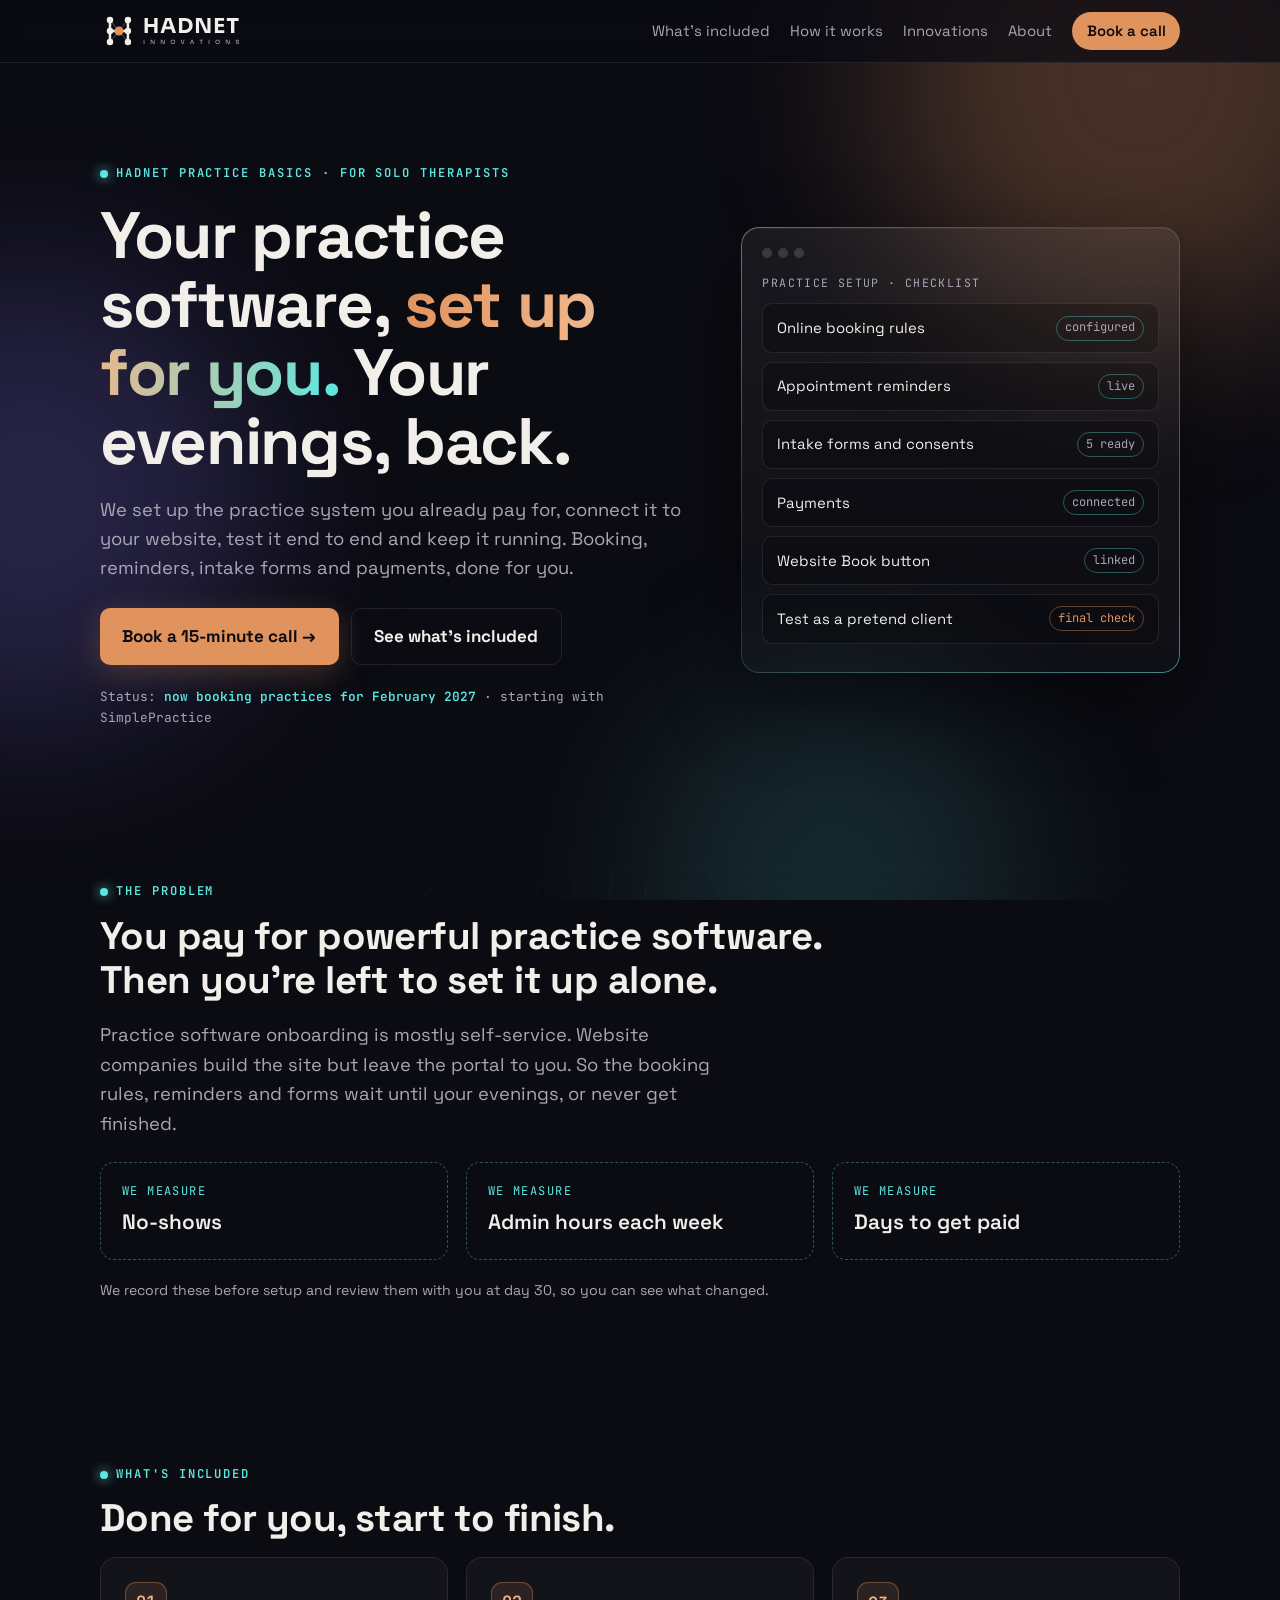
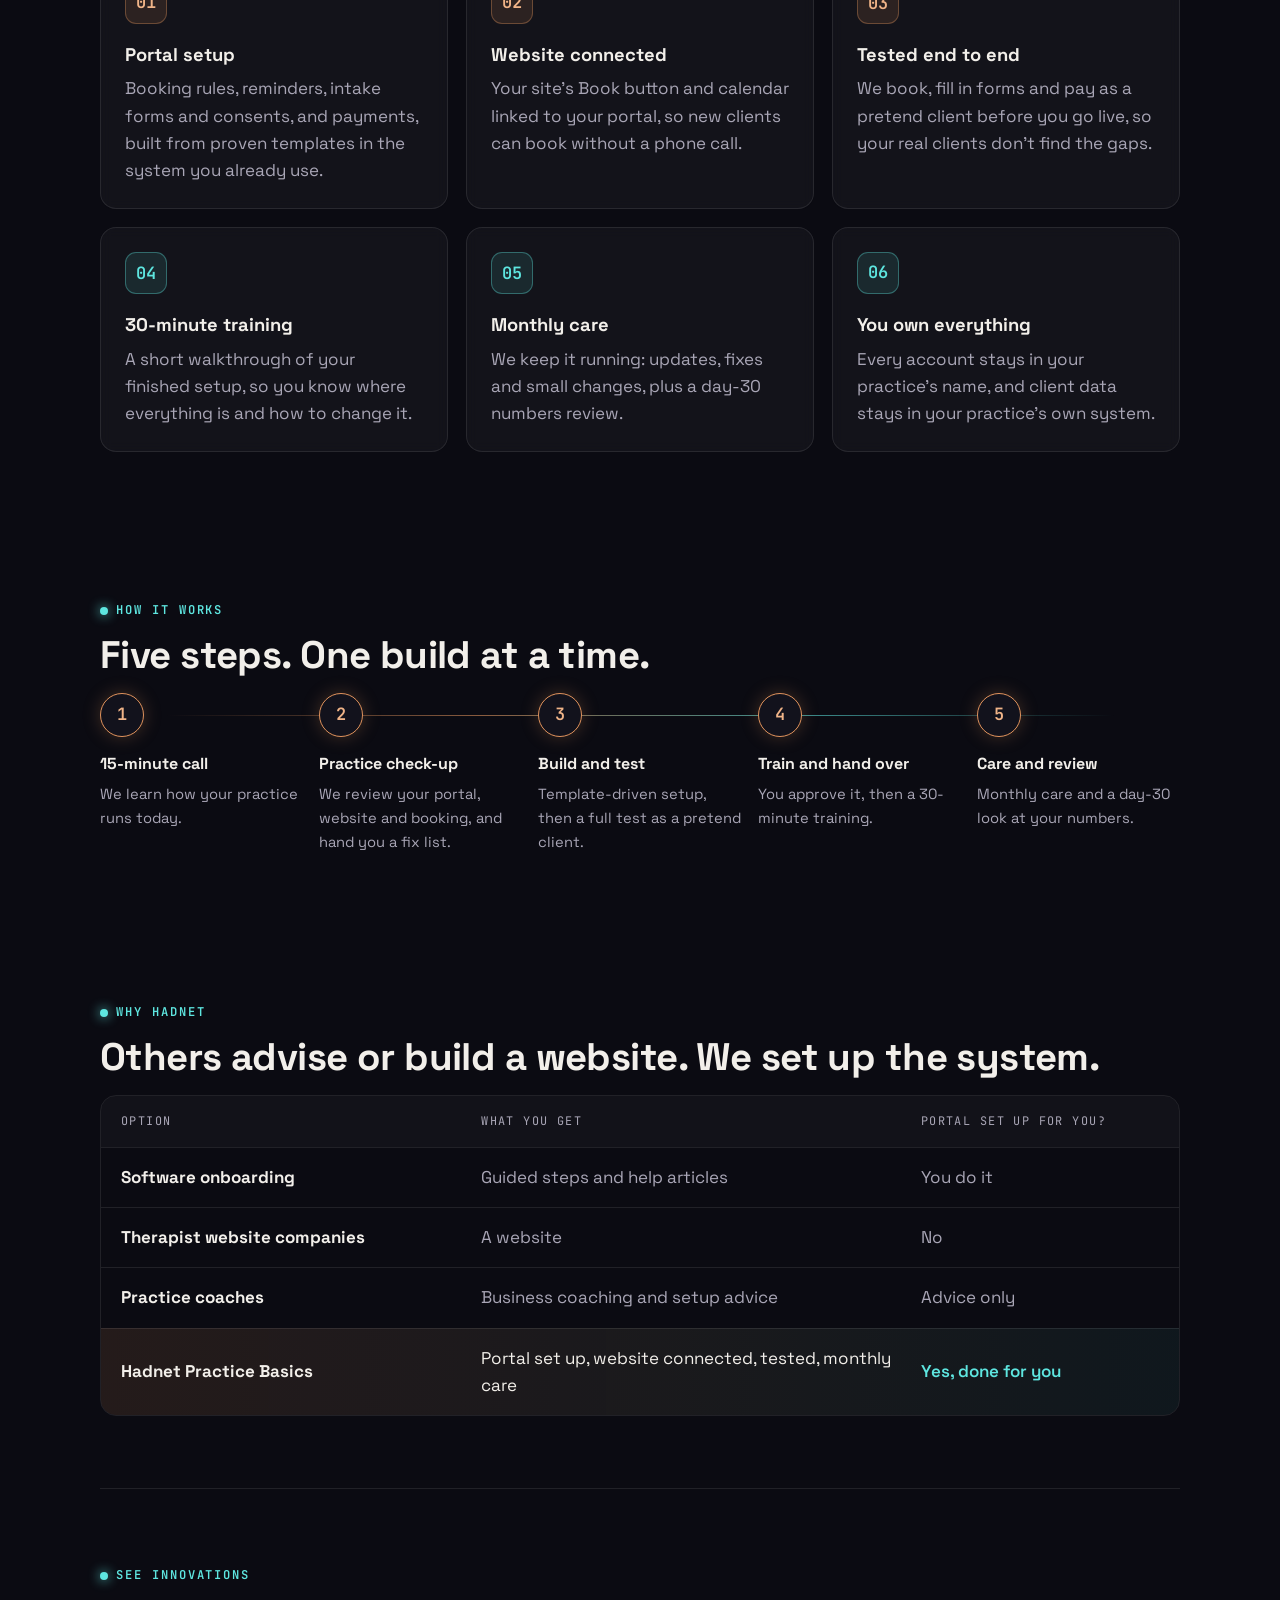
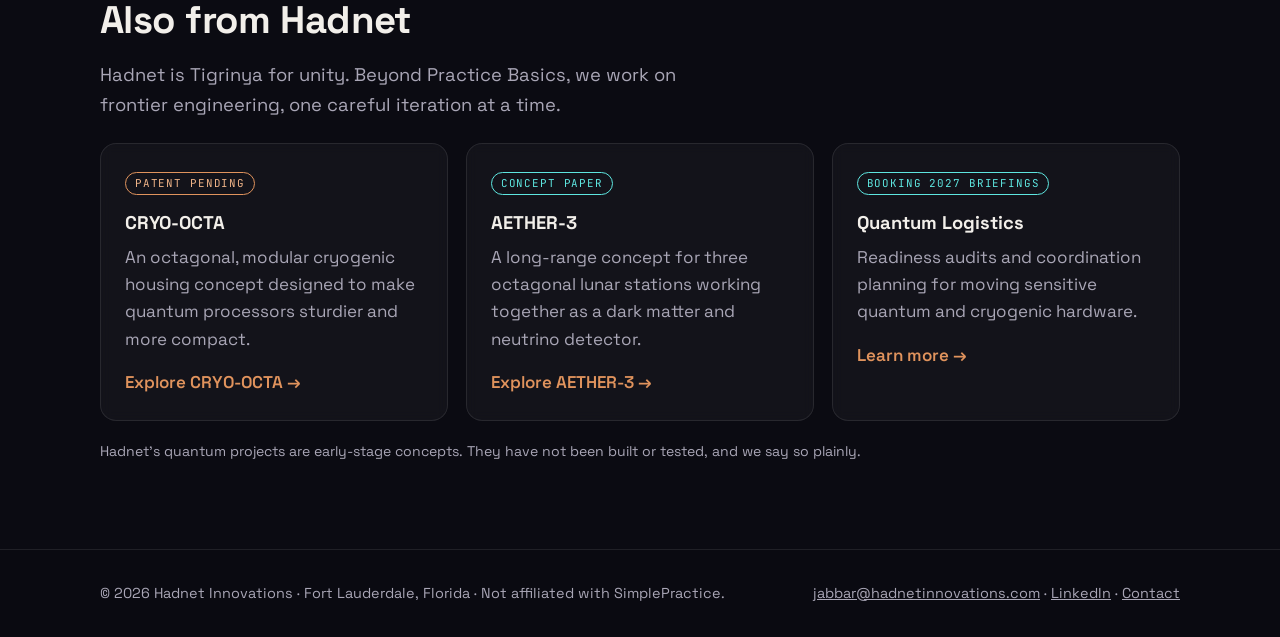
<file: index.html>
<!doctype html>
<html lang="en">
<head>
<meta charset="utf-8">
<meta name="viewport" content="width=device-width, initial-scale=1">
<title>Hadnet Innovations | Practice Basics for therapists</title>
<meta name="description" content="Hadnet Practice Basics: we set up the practice software you already pay for, connect it to your website, test it and keep it running. Now booking practices for February 2027.">
<meta property="og:title" content="Hadnet Practice Basics">
<meta property="og:description" content="Your practice software, set up for you. Booking, reminders, intake forms and payments, done for you.">
<meta property="og:image" content="assets/og-image.png">
<link rel="icon" href="assets/icon.svg" type="image/svg+xml">
<link rel="icon" href="assets/favicon-32.png" sizes="32x32">
<link rel="apple-touch-icon" href="assets/apple-touch-icon.png">
<link rel="preconnect" href="https://fonts.googleapis.com">
<link rel="preconnect" href="https://fonts.gstatic.com" crossorigin>
<link href="https://fonts.googleapis.com/css2?family=Space+Grotesk:wght@400;500;600;700&family=JetBrains+Mono:wght@400;600&display=swap" rel="stylesheet">
<style>
:root{
  --bg:#0B0B12;--bg2:#12121C;--panel:rgba(255,255,255,.035);--line:rgba(255,255,255,.09);
  --ink:#F2EFEA;--muted:#A9A6B6;--copper:#E0935D;--copper2:#F0B488;--cyan:#5EE6E0;--violet:#8B7CFF;
  --glow:0 0 0 1px rgba(224,147,93,.35),0 0 32px rgba(224,147,93,.18);
  --mono:"JetBrains Mono",ui-monospace,Menlo,monospace;
  --sans:"Space Grotesk",system-ui,-apple-system,"Segoe UI",Roboto,sans-serif;
}
*{box-sizing:border-box}
html{scroll-behavior:smooth}
body{margin:0;font-family:var(--sans);background:var(--bg);color:var(--ink);line-height:1.6;font-size:17px;overflow-x:hidden}
a{color:var(--copper)}
a:hover{color:var(--copper2)}
img{max-width:100%;height:auto;display:block}
.wrap{max-width:1120px;margin:0 auto;padding:0 1.25rem;position:relative;z-index:2}

/* background: perspective grid + glow orbs */
.bg{position:fixed;inset:0;z-index:0;pointer-events:none;overflow:hidden}
.bg .grid{position:absolute;left:-50%;right:-50%;bottom:-10%;height:70vh;
  background-image:linear-gradient(rgba(94,230,224,.16) 1px,transparent 1px),linear-gradient(90deg,rgba(94,230,224,.16) 1px,transparent 1px);
  background-size:56px 56px;transform:perspective(520px) rotateX(62deg);transform-origin:bottom;
  mask-image:linear-gradient(to top,rgba(0,0,0,.9),transparent 85%);-webkit-mask-image:linear-gradient(to top,rgba(0,0,0,.9),transparent 85%);
  animation:gridmove 14s linear infinite}
@keyframes gridmove{from{background-position:0 0}to{background-position:0 56px}}
.bg .orb{position:absolute;border-radius:50%;filter:blur(90px);opacity:.45}
.bg .o1{width:520px;height:520px;background:var(--copper);top:-180px;right:-120px;opacity:.28}
.bg .o2{width:460px;height:460px;background:var(--violet);top:30vh;left:-200px;opacity:.22}
.bg .o3{width:380px;height:380px;background:var(--cyan);bottom:-160px;right:20%;opacity:.14}
@media (prefers-reduced-motion:reduce){.bg .grid{animation:none}*{scroll-behavior:auto}}

/* header */
header.site{position:sticky;top:0;z-index:20;background:rgba(11,11,18,.72);backdrop-filter:blur(12px);-webkit-backdrop-filter:blur(12px);border-bottom:1px solid var(--line)}
header.site .wrap{display:flex;align-items:center;justify-content:space-between;gap:1rem;padding-top:.75rem;padding-bottom:.75rem;flex-wrap:wrap}
header.site .brand img{height:38px;width:auto}
nav.main{display:flex;gap:1.25rem;flex-wrap:wrap;align-items:center}
nav.main a{color:var(--muted);text-decoration:none;font-size:.93rem}
nav.main a:hover{color:var(--ink)}
nav.main a.cta{color:var(--bg);background:var(--copper);padding:.45rem .9rem;border-radius:999px;font-weight:600}
nav.main a.cta:hover{background:var(--copper2);color:var(--bg)}

/* type */
.eyebrow{font-family:var(--mono);color:var(--cyan);text-transform:uppercase;letter-spacing:.16em;font-size:.76rem;font-weight:600;display:inline-flex;align-items:center;gap:.5rem}
.eyebrow::before{content:"";width:8px;height:8px;border-radius:50%;background:var(--cyan);box-shadow:0 0 12px var(--cyan);animation:pulse 2.4s ease-in-out infinite}
@keyframes pulse{50%{opacity:.35}}
h1{font-size:clamp(2.3rem,6vw,4.1rem);line-height:1.05;letter-spacing:-.02em;margin:.9rem 0 1rem;font-weight:700}
h1 .grad{background:linear-gradient(90deg,var(--copper),var(--copper2) 40%,var(--cyan));-webkit-background-clip:text;background-clip:text;color:transparent}
h2{font-size:clamp(1.7rem,3.5vw,2.4rem);letter-spacing:-.015em;line-height:1.15;margin:.6rem 0 1rem}
h3{margin:0 0 .4rem;font-size:1.15rem}
.lede{color:var(--muted);font-size:1.15rem;max-width:640px}
section{padding:4.5rem 0}

/* hero */
.hero{padding:6rem 0 4rem;display:grid;grid-template-columns:1.15fr .85fr;gap:3rem;align-items:center}
.actions{display:flex;gap:.75rem;flex-wrap:wrap;margin-top:1.6rem}
.btn{display:inline-flex;align-items:center;gap:.5rem;background:var(--copper);color:var(--bg);font-weight:700;padding:.85rem 1.4rem;border-radius:10px;text-decoration:none;box-shadow:0 8px 30px rgba(224,147,93,.25);transition:transform .15s,background .15s}
.btn:hover{background:var(--copper2);color:var(--bg);transform:translateY(-2px)}
.btn.ghost{background:transparent;color:var(--ink);border:1px solid var(--line);box-shadow:none}
.btn.ghost:hover{border-color:var(--cyan);color:var(--ink)}
.status{margin-top:1.4rem;font-family:var(--mono);font-size:.8rem;color:var(--muted)}
.status b{color:var(--cyan);font-weight:600}

/* hero console card */
.console{background:linear-gradient(180deg,rgba(255,255,255,.06),rgba(255,255,255,.02));border:1px solid var(--line);border-radius:18px;padding:1.25rem;box-shadow:0 30px 80px rgba(0,0,0,.45),inset 0 1px 0 rgba(255,255,255,.06);position:relative}
.console::after{content:"";position:absolute;inset:-1px;border-radius:18px;padding:1px;background:linear-gradient(135deg,rgba(224,147,93,.6),transparent 40%,rgba(94,230,224,.5));-webkit-mask:linear-gradient(#000 0 0) content-box,linear-gradient(#000 0 0);-webkit-mask-composite:xor;mask-composite:exclude;pointer-events:none}
.console .bar{display:flex;gap:6px;margin-bottom:1rem}
.console .bar i{width:10px;height:10px;border-radius:50%;background:rgba(255,255,255,.15)}
.console .row{display:flex;align-items:center;justify-content:space-between;gap:1rem;padding:.7rem .85rem;border:1px solid var(--line);border-radius:10px;margin-bottom:.55rem;background:rgba(0,0,0,.25);font-size:.93rem}
.console .row span{color:var(--muted)}
.console .ok{font-family:var(--mono);font-size:.75rem;color:var(--cyan);border:1px solid rgba(94,230,224,.35);padding:.12rem .5rem;border-radius:999px;white-space:nowrap}
.console .ok.wait{color:var(--copper);border-color:rgba(224,147,93,.4)}
.console .label{font-family:var(--mono);font-size:.72rem;color:var(--muted);text-transform:uppercase;letter-spacing:.12em;margin:.2rem 0 .7rem}

/* cards */
.grid3{display:grid;grid-template-columns:repeat(3,1fr);gap:1.1rem}
.grid2{display:grid;grid-template-columns:repeat(2,1fr);gap:1.1rem}
.card{background:var(--panel);border:1px solid var(--line);border-radius:16px;padding:1.5rem;transition:border-color .2s,transform .2s,box-shadow .2s;backdrop-filter:blur(6px)}
.card:hover{border-color:rgba(224,147,93,.45);transform:translateY(-3px);box-shadow:var(--glow)}
.card p{color:var(--muted);margin:.25rem 0 0}
.icon{width:42px;height:42px;border-radius:11px;display:grid;place-items:center;margin-bottom:1rem;background:rgba(224,147,93,.12);border:1px solid rgba(224,147,93,.35);color:var(--copper2);font-family:var(--mono);font-weight:600}
.icon.c{background:rgba(94,230,224,.1);border-color:rgba(94,230,224,.35);color:var(--cyan)}

/* steps */
.steps{display:grid;grid-template-columns:repeat(5,1fr);gap:1rem;counter-reset:s;position:relative}
.steps::before{content:"";position:absolute;top:22px;left:6%;right:6%;height:1px;background:linear-gradient(90deg,transparent,var(--copper),var(--cyan),transparent);opacity:.6}
.step{position:relative;text-align:left}
.step .n{width:44px;height:44px;border-radius:50%;display:grid;place-items:center;background:var(--bg2);border:1px solid var(--copper);font-family:var(--mono);font-weight:600;color:var(--copper2);margin-bottom:.9rem;position:relative;z-index:1;box-shadow:0 0 18px rgba(224,147,93,.25)}
.step h3{font-size:1rem}
.step p{color:var(--muted);font-size:.92rem;margin:.2rem 0 0}

/* comparison */
.compare{border:1px solid var(--line);border-radius:16px;overflow:hidden}
.compare .r{display:grid;grid-template-columns:1.3fr 1.6fr .9fr;gap:1rem;padding:1rem 1.25rem;border-top:1px solid var(--line);align-items:center}
.compare .r:first-child{border-top:0;font-family:var(--mono);font-size:.74rem;text-transform:uppercase;letter-spacing:.12em;color:var(--muted);background:rgba(255,255,255,.03)}
.compare .r span{color:var(--muted)}
.compare .r.us{background:linear-gradient(90deg,rgba(224,147,93,.12),rgba(94,230,224,.06))}
.compare .r.us span,.compare .r.us strong{color:var(--ink)}
.yes{color:var(--cyan)!important;font-weight:600}

/* metrics strip */
.metrics{display:grid;grid-template-columns:repeat(3,1fr);gap:1.1rem;margin-top:1.5rem}
.metric{border:1px dashed rgba(94,230,224,.35);border-radius:14px;padding:1.2rem 1.3rem}
.metric .k{font-family:var(--mono);color:var(--cyan);font-size:.75rem;text-transform:uppercase;letter-spacing:.12em}
.metric .v{font-size:1.3rem;font-weight:600;margin-top:.3rem}

/* founding banner */
.founding{display:grid;grid-template-columns:1fr auto;gap:2rem;align-items:center;padding:2.2rem;border-radius:20px;border:1px solid rgba(224,147,93,.45);background:radial-gradient(120% 140% at 0% 0%,rgba(224,147,93,.18),transparent 55%),radial-gradient(120% 140% at 100% 100%,rgba(94,230,224,.12),transparent 55%),var(--bg2)}
.founding p{color:var(--muted);margin:.3rem 0 0;max-width:620px}

/* innovations */
.innov{border-top:1px solid var(--line)}
.innov .card h3{display:flex;align-items:center;gap:.6rem}
.badge{display:inline-block;font-family:var(--mono);font-size:.68rem;letter-spacing:.08em;text-transform:uppercase;border:1px solid var(--copper);color:var(--copper2);border-radius:999px;padding:.12rem .55rem;margin-bottom:.8rem}
.badge.c{border-color:var(--cyan);color:var(--cyan)}
.card a.more{display:inline-block;margin-top:1rem;text-decoration:none;font-weight:600}
.note{font-size:.88rem;color:var(--muted);margin-top:1.2rem}

footer.site{border-top:1px solid var(--line);padding:2rem 0;color:var(--muted);font-size:.9rem;position:relative;z-index:2;background:rgba(11,11,18,.6)}
footer.site .wrap{display:flex;justify-content:space-between;gap:1rem;flex-wrap:wrap}
footer.site a{color:var(--muted)}
footer.site a:hover{color:var(--ink)}

/* reveal on scroll */
.reveal{opacity:0;transform:translateY(18px);transition:opacity .7s ease,transform .7s ease}
.reveal.in{opacity:1;transform:none}
@media (prefers-reduced-motion:reduce){.reveal{opacity:1;transform:none;transition:none}}

@media (max-width:900px){
  .hero{grid-template-columns:1fr;padding:4rem 0 2.5rem}
  .grid3,.metrics{grid-template-columns:1fr}
  .grid2{grid-template-columns:1fr}
  .steps{grid-template-columns:1fr}
  .steps::before{display:none}
  .compare .r{grid-template-columns:1fr;gap:.25rem}
  .compare .r:first-child{display:none}
  .founding{grid-template-columns:1fr}
  nav.main{gap:.9rem}
}
</style>
</head>
<body>
<div class="bg" aria-hidden="true"><div class="orb o1"></div><div class="orb o2"></div><div class="orb o3"></div><div class="grid"></div></div>

<header class="site"><div class="wrap">
<a class="brand" href="index.html" aria-label="Hadnet Innovations home"><img src="assets/logo-dark.svg" alt="Hadnet Innovations" width="150" height="40"></a>
<nav class="main" aria-label="Main">
<a href="#included">What's included</a>
<a href="#how">How it works</a>
<a href="#innovations">Innovations</a>
<a href="about.html">About</a>
<a class="cta" href="mailto:jabbar@hadnetinnovations.com?subject=Practice%20Basics%3A%2015-minute%20call">Book a call</a>
</nav>
</div></header>

<main>
<div class="wrap">

<div class="hero">
  <div>
    <div class="eyebrow">Hadnet Practice Basics &middot; for solo therapists</div>
    <h1>Your practice software, <span class="grad">set up for you.</span> Your evenings, back.</h1>
    <p class="lede">We set up the practice system you already pay for, connect it to your website, test it end to end and keep it running. Booking, reminders, intake forms and payments, done for you.</p>
    <div class="actions">
      <a class="btn" href="mailto:jabbar@hadnetinnovations.com?subject=Practice%20Basics%3A%2015-minute%20call">Book a 15-minute call &rarr;</a>
      <a class="btn ghost" href="#included">See what's included</a>
    </div>
    <p class="status">Status: <b>now booking practices for February 2027</b> &middot; starting with SimplePractice</p>
  </div>
  <div class="console" aria-label="Example of a finished setup">
    <div class="bar"><i></i><i></i><i></i></div>
    <div class="label">Practice setup &middot; checklist</div>
    <div class="row">Online booking rules <span class="ok">configured</span></div>
    <div class="row">Appointment reminders <span class="ok">live</span></div>
    <div class="row">Intake forms and consents <span class="ok">5 ready</span></div>
    <div class="row">Payments <span class="ok">connected</span></div>
    <div class="row">Website Book button <span class="ok">linked</span></div>
    <div class="row">Test as a pretend client <span class="ok wait">final check</span></div>
  </div>
</div>

<section id="problem" class="reveal">
  <div class="eyebrow">The problem</div>
  <h2>You pay for powerful practice software.<br>Then you're left to set it up alone.</h2>
  <p class="lede">Practice software onboarding is mostly self-service. Website companies build the site but leave the portal to you. So the booking rules, reminders and forms wait until your evenings, or never get finished.</p>
  <div class="metrics">
    <div class="metric"><div class="k">We measure</div><div class="v">No-shows</div></div>
    <div class="metric"><div class="k">We measure</div><div class="v">Admin hours each week</div></div>
    <div class="metric"><div class="k">We measure</div><div class="v">Days to get paid</div></div>
  </div>
  <p class="note">We record these before setup and review them with you at day 30, so you can see what changed.</p>
</section>

<section id="included" class="reveal">
  <div class="eyebrow">What's included</div>
  <h2>Done for you, start to finish.</h2>
  <div class="grid3">
    <div class="card"><div class="icon">01</div><h3>Portal setup</h3><p>Booking rules, reminders, intake forms and consents, and payments, built from proven templates in the system you already use.</p></div>
    <div class="card"><div class="icon">02</div><h3>Website connected</h3><p>Your site's Book button and calendar linked to your portal, so new clients can book without a phone call.</p></div>
    <div class="card"><div class="icon">03</div><h3>Tested end to end</h3><p>We book, fill in forms and pay as a pretend client before you go live, so your real clients don't find the gaps.</p></div>
    <div class="card"><div class="icon c">04</div><h3>30-minute training</h3><p>A short walkthrough of your finished setup, so you know where everything is and how to change it.</p></div>
    <div class="card"><div class="icon c">05</div><h3>Monthly care</h3><p>We keep it running: updates, fixes and small changes, plus a day-30 numbers review.</p></div>
    <div class="card"><div class="icon c">06</div><h3>You own everything</h3><p>Every account stays in your practice's name, and client data stays in your practice's own system.</p></div>
  </div>
</section>

<section id="how" class="reveal">
  <div class="eyebrow">How it works</div>
  <h2>Five steps. One build at a time.</h2>
  <div class="steps">
    <div class="step"><div class="n">1</div><h3>15-minute call</h3><p>We learn how your practice runs today.</p></div>
    <div class="step"><div class="n">2</div><h3>Practice check-up</h3><p>We review your portal, website and booking, and hand you a fix list.</p></div>
    <div class="step"><div class="n">3</div><h3>Build and test</h3><p>Template-driven setup, then a full test as a pretend client.</p></div>
    <div class="step"><div class="n">4</div><h3>Train and hand over</h3><p>You approve it, then a 30-minute training.</p></div>
    <div class="step"><div class="n">5</div><h3>Care and review</h3><p>Monthly care and a day-30 look at your numbers.</p></div>
  </div>
</section>

<section id="why" class="reveal">
  <div class="eyebrow">Why Hadnet</div>
  <h2>Others advise or build a website. We set up the system.</h2>
  <div class="compare" role="table" aria-label="How Hadnet compares">
    <div class="r" role="row"><div role="columnheader">Option</div><div role="columnheader">What you get</div><div role="columnheader">Portal set up for you?</div></div>
    <div class="r" role="row"><strong role="cell">Software onboarding</strong><span role="cell">Guided steps and help articles</span><span role="cell">You do it</span></div>
    <div class="r" role="row"><strong role="cell">Therapist website companies</strong><span role="cell">A website</span><span role="cell">No</span></div>
    <div class="r" role="row"><strong role="cell">Practice coaches</strong><span role="cell">Business coaching and setup advice</span><span role="cell">Advice only</span></div>
    <div class="r us" role="row"><strong role="cell">Hadnet Practice Basics</strong><span role="cell">Portal set up, website connected, tested, monthly care</span><span role="cell" class="yes">Yes, done for you</span></div>
  </div>
</section>

<section id="innovations" class="innov reveal">
  <div class="eyebrow">See innovations</div>
  <h2>Also from Hadnet</h2>
  <p class="lede" style="margin-bottom:1.5rem">Hadnet is Tigrinya for unity. Beyond Practice Basics, we work on frontier engineering, one careful iteration at a time.</p>
  <div class="grid3">
    <div class="card"><span class="badge">Patent pending</span><h3>CRYO-OCTA</h3><p>An octagonal, modular cryogenic housing concept designed to make quantum processors sturdier and more compact.</p><a class="more" href="cryo-octa.html">Explore CRYO-OCTA &rarr;</a></div>
    <div class="card"><span class="badge c">Concept paper</span><h3>AETHER-3</h3><p>A long-range concept for three octagonal lunar stations working together as a dark matter and neutrino detector.</p><a class="more" href="aether-3.html">Explore AETHER-3 &rarr;</a></div>
    <div class="card"><span class="badge c">Booking 2027 briefings</span><h3>Quantum Logistics</h3><p>Readiness audits and coordination planning for moving sensitive quantum and cryogenic hardware.</p><a class="more" href="quantum-logistics.html">Learn more &rarr;</a></div>
  </div>
  <p class="note">Hadnet's quantum projects are early-stage concepts. They have not been built or tested, and we say so plainly.</p>
</section>

</div>
</main>

<footer class="site"><div class="wrap">
<span>&copy; 2026 Hadnet Innovations &middot; Fort Lauderdale, Florida &middot; Not affiliated with SimplePractice.</span>
<span><a href="mailto:jabbar@hadnetinnovations.com">jabbar@hadnetinnovations.com</a> &middot; <a href="https://www.linkedin.com/company/hadnet-innovations">LinkedIn</a> &middot; <a href="contact.html">Contact</a></span>
</div></footer>

<script>
(function(){
  var els=document.querySelectorAll('.reveal');
  if(!('IntersectionObserver' in window)){els.forEach(function(e){e.classList.add('in')});return;}
  var io=new IntersectionObserver(function(entries){entries.forEach(function(en){if(en.isIntersecting){en.target.classList.add('in');io.unobserve(en.target);}})},{threshold:.12});
  els.forEach(function(e){io.observe(e)});
})();
</script>
</body>
</html>
</file>
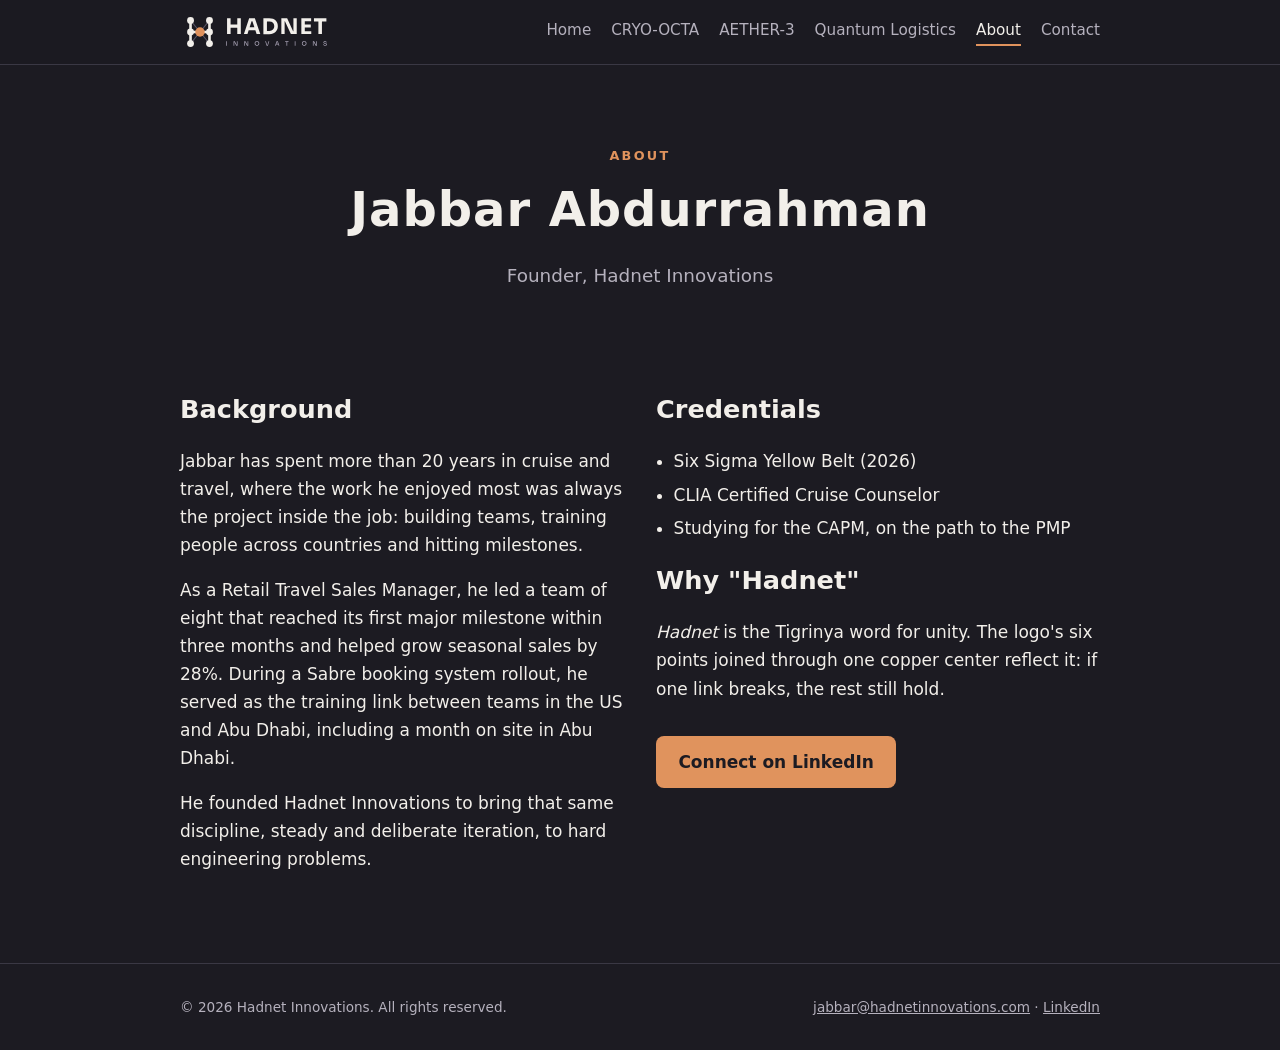
<file: about.html>
<!doctype html>
<html lang="en">
<head>
<meta charset="utf-8">
<meta name="viewport" content="width=device-width, initial-scale=1">
<title>About | Hadnet Innovations</title>
<meta name="description" content="Jabbar Abdurrahman is the founder of Hadnet Innovations, with more than 20 years leading teams and training in cruise and travel.">
<meta property="og:title" content="About | Hadnet Innovations">
<meta property="og:description" content="Jabbar Abdurrahman is the founder of Hadnet Innovations, with more than 20 years leading teams and training in cruise and travel.">
<meta property="og:image" content="assets/og-image.png">
<link rel="icon" href="assets/icon.svg" type="image/svg+xml">
<link rel="icon" href="assets/favicon-32.png" sizes="32x32">
<link rel="apple-touch-icon" href="assets/apple-touch-icon.png">
<link rel="stylesheet" href="assets/styles.css">
</head>
<body>
<header class="site"><div class="wrap">
<a class="brand" href="index.html" aria-label="Hadnet Innovations home"><img src="assets/logo-dark.svg" alt="Hadnet Innovations" width="150" height="40"></a>
<nav class="main" aria-label="Main"><a href="index.html">Home</a><a href="cryo-octa.html">CRYO-OCTA</a><a href="aether-3.html">AETHER-3</a><a href="quantum-logistics.html">Quantum Logistics</a><a href="about.html" aria-current="page">About</a><a href="contact.html">Contact</a></nav>
</div></header>
<main>
<div class="wrap">
<div class="hero">
<div class="eyebrow">About</div>
<h1>Jabbar Abdurrahman</h1>
<p class="lede">Founder, Hadnet Innovations</p>
</div>
<section class="split">
<div>
<h2>Background</h2>
<p>Jabbar has spent more than 20 years in cruise and travel, where the work he enjoyed most was always the project inside the job: building teams, training people across countries and hitting milestones.</p>
<p>As a Retail Travel Sales Manager, he led a team of eight that reached its first major milestone within three months and helped grow seasonal sales by 28%. During a Sabre booking system rollout, he served as the training link between teams in the US and Abu Dhabi, including a month on site in Abu Dhabi.</p>
<p>He founded Hadnet Innovations to bring that same discipline, steady and deliberate iteration, to hard engineering problems.</p>
</div>
<div>
<h2>Credentials</h2>
<ul class="clean">
<li>Six Sigma Yellow Belt (2026)</li>
<li>CLIA Certified Cruise Counselor</li>
<li>Studying for the CAPM, on the path to the PMP</li>
</ul>
<h2>Why "Hadnet"</h2>
<p><em>Hadnet</em> is the Tigrinya word for unity. The logo's six points joined through one copper center reflect it: if one link breaks, the rest still hold.</p>
<a class="btn" href="https://www.linkedin.com/in/jabbar-abdurrahman-ab117024">Connect on LinkedIn</a>
</div>
</section>
</div>
</main>
<footer class="site"><div class="wrap">
<span>&copy; 2026 Hadnet Innovations. All rights reserved.</span>
<span><a href="mailto:jabbar@hadnetinnovations.com">jabbar@hadnetinnovations.com</a> &middot; <a href="https://www.linkedin.com/company/hadnet-innovations">LinkedIn</a></span>
</div></footer>
</body>
</html>
</file>
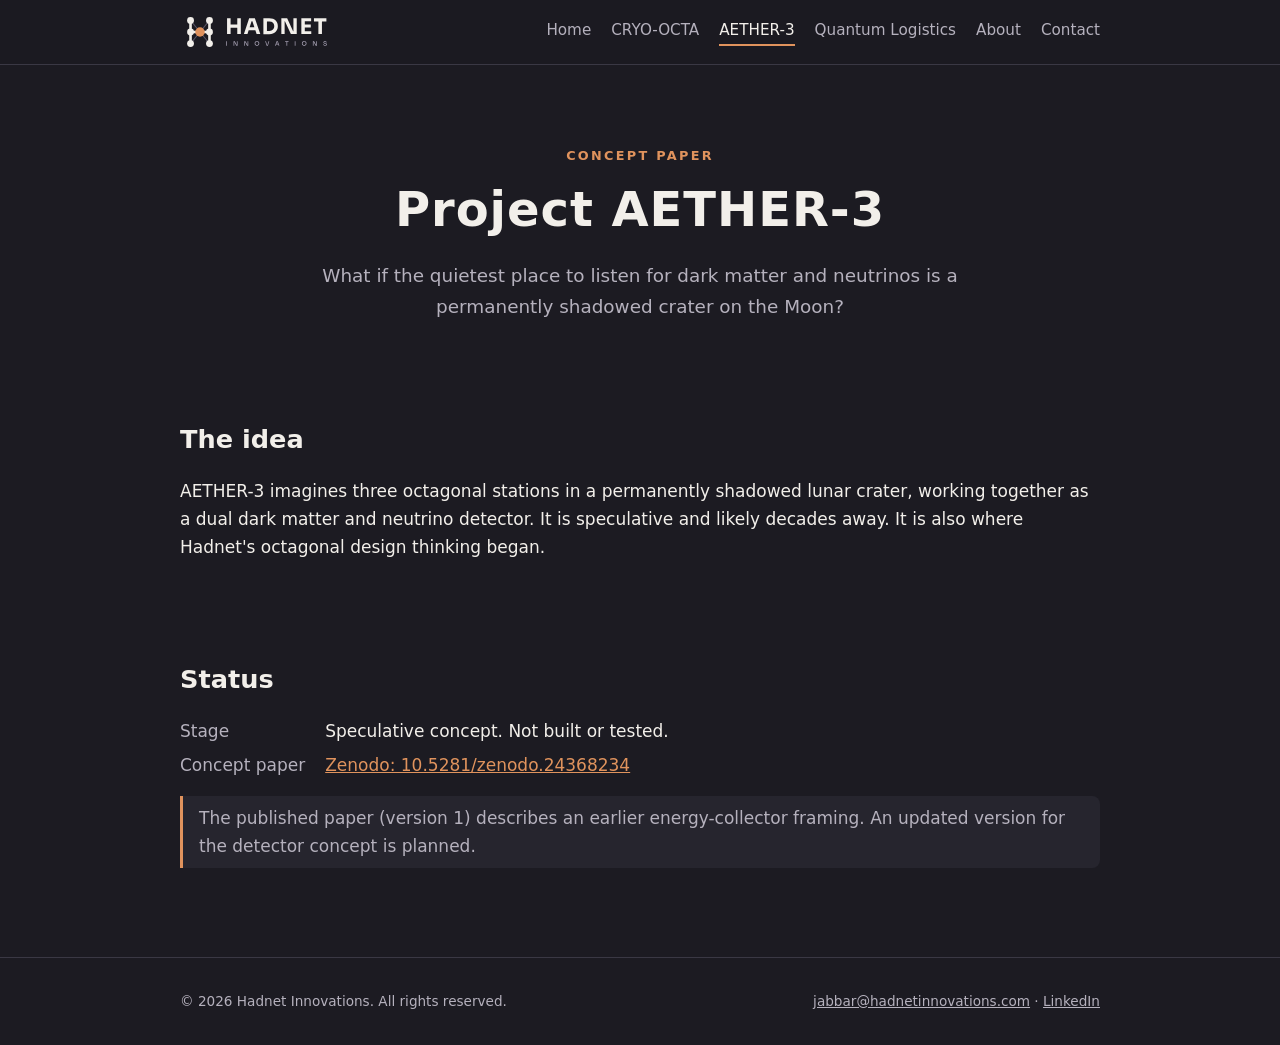
<file: aether-3.html>
<!doctype html>
<html lang="en">
<head>
<meta charset="utf-8">
<meta name="viewport" content="width=device-width, initial-scale=1">
<title>Project AETHER-3 | Hadnet Innovations</title>
<meta name="description" content="Project AETHER-3 is a speculative, long-range concept for a lunar dark matter and neutrino detector built from three octagonal stations.">
<meta property="og:title" content="Project AETHER-3 | Hadnet Innovations">
<meta property="og:description" content="Project AETHER-3 is a speculative, long-range concept for a lunar dark matter and neutrino detector built from three octagonal stations.">
<meta property="og:image" content="assets/og-image.png">
<link rel="icon" href="assets/icon.svg" type="image/svg+xml">
<link rel="icon" href="assets/favicon-32.png" sizes="32x32">
<link rel="apple-touch-icon" href="assets/apple-touch-icon.png">
<link rel="stylesheet" href="assets/styles.css">
</head>
<body>
<header class="site"><div class="wrap">
<a class="brand" href="index.html" aria-label="Hadnet Innovations home"><img src="assets/logo-dark.svg" alt="Hadnet Innovations" width="150" height="40"></a>
<nav class="main" aria-label="Main"><a href="index.html">Home</a><a href="cryo-octa.html">CRYO-OCTA</a><a href="aether-3.html" aria-current="page">AETHER-3</a><a href="quantum-logistics.html">Quantum Logistics</a><a href="about.html">About</a><a href="contact.html">Contact</a></nav>
</div></header>
<main>
<div class="wrap">
<div class="hero">
<div class="eyebrow">Concept Paper</div>
<h1>Project AETHER-3</h1>
<p class="lede">What if the quietest place to listen for dark matter and neutrinos is a permanently shadowed crater on the Moon?</p>
</div>
<section>
<h2>The idea</h2>
<p>AETHER-3 imagines three octagonal stations in a permanently shadowed lunar crater, working together as a dual dark matter and neutrino detector. It is speculative and likely decades away. It is also where Hadnet's octagonal design thinking began.</p>
</section>
<section>
<h2>Status</h2>
<dl class="facts">
<dt>Stage</dt><dd>Speculative concept. Not built or tested.</dd>
<dt>Concept paper</dt><dd><a href="https://doi.org/10.5281/zenodo.24368234">Zenodo: 10.5281/zenodo.24368234</a></dd>
</dl>
<p class="note">The published paper (version 1) describes an earlier energy-collector framing. An updated version for the detector concept is planned.</p>
</section>
</div>
</main>
<footer class="site"><div class="wrap">
<span>&copy; 2026 Hadnet Innovations. All rights reserved.</span>
<span><a href="mailto:jabbar@hadnetinnovations.com">jabbar@hadnetinnovations.com</a> &middot; <a href="https://www.linkedin.com/company/hadnet-innovations">LinkedIn</a></span>
</div></footer>
</body>
</html>
</file>
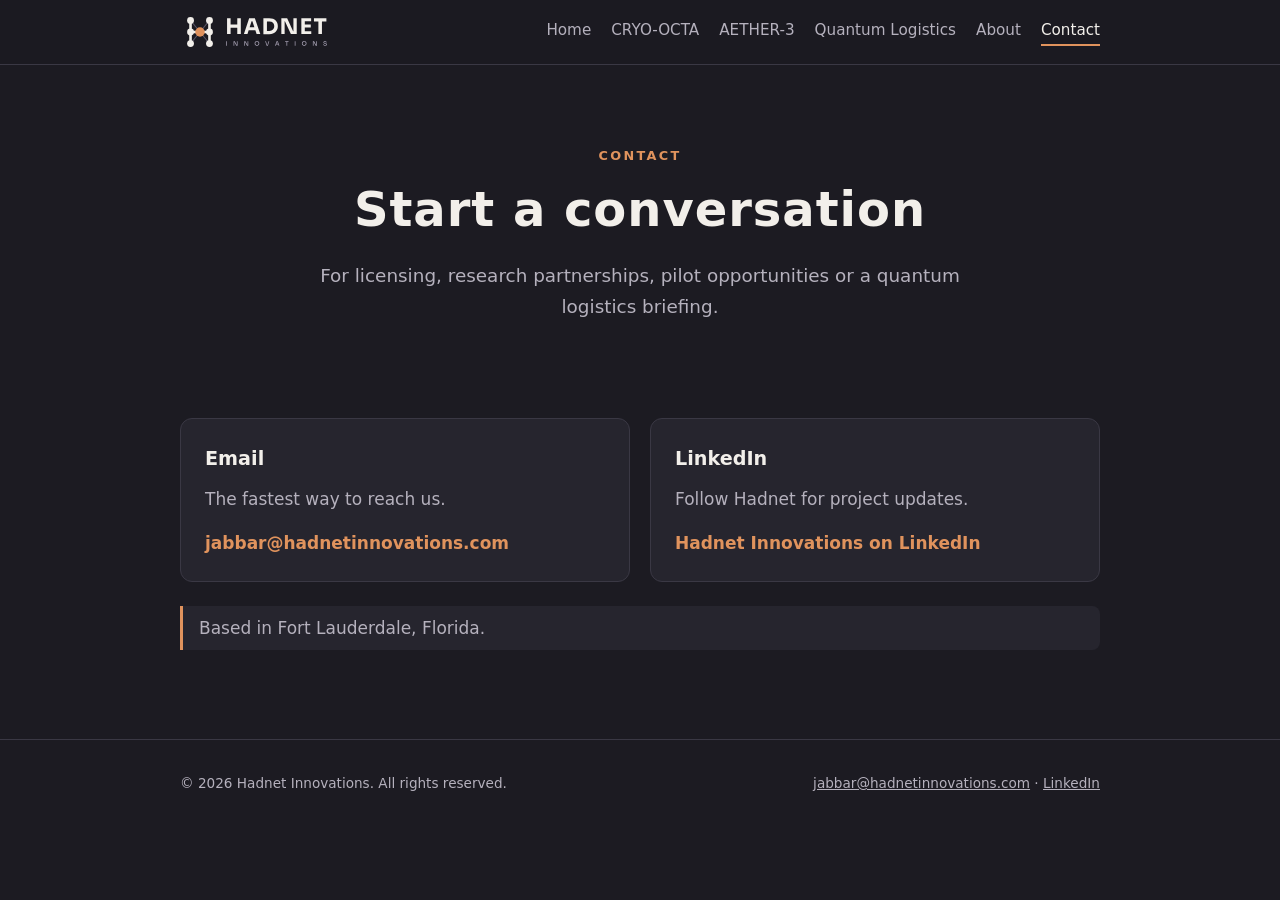
<file: contact.html>
<!doctype html>
<html lang="en">
<head>
<meta charset="utf-8">
<meta name="viewport" content="width=device-width, initial-scale=1">
<title>Contact | Hadnet Innovations</title>
<meta name="description" content="Contact Hadnet Innovations about licensing, research partnerships, pilots or a quantum logistics briefing.">
<meta property="og:title" content="Contact | Hadnet Innovations">
<meta property="og:description" content="Contact Hadnet Innovations about licensing, research partnerships, pilots or a quantum logistics briefing.">
<meta property="og:image" content="assets/og-image.png">
<link rel="icon" href="assets/icon.svg" type="image/svg+xml">
<link rel="icon" href="assets/favicon-32.png" sizes="32x32">
<link rel="apple-touch-icon" href="assets/apple-touch-icon.png">
<link rel="stylesheet" href="assets/styles.css">
</head>
<body>
<header class="site"><div class="wrap">
<a class="brand" href="index.html" aria-label="Hadnet Innovations home"><img src="assets/logo-dark.svg" alt="Hadnet Innovations" width="150" height="40"></a>
<nav class="main" aria-label="Main"><a href="index.html">Home</a><a href="cryo-octa.html">CRYO-OCTA</a><a href="aether-3.html">AETHER-3</a><a href="quantum-logistics.html">Quantum Logistics</a><a href="about.html">About</a><a href="contact.html" aria-current="page">Contact</a></nav>
</div></header>
<main>
<div class="wrap">
<div class="hero">
<div class="eyebrow">Contact</div>
<h1>Start a conversation</h1>
<p class="lede">For licensing, research partnerships, pilot opportunities or a quantum logistics briefing.</p>
</div>
<section>
<div class="grid">
<div class="card"><h3>Email</h3><p>The fastest way to reach us.</p><a class="more" href="mailto:jabbar@hadnetinnovations.com">jabbar@hadnetinnovations.com</a></div>
<div class="card"><h3>LinkedIn</h3><p>Follow Hadnet for project updates.</p><a class="more" href="https://www.linkedin.com/company/hadnet-innovations">Hadnet Innovations on LinkedIn</a></div>
</div>
<p class="note" style="margin-top:1.5rem">Based in Fort Lauderdale, Florida.</p>
</section>
</div>
</main>
<footer class="site"><div class="wrap">
<span>&copy; 2026 Hadnet Innovations. All rights reserved.</span>
<span><a href="mailto:jabbar@hadnetinnovations.com">jabbar@hadnetinnovations.com</a> &middot; <a href="https://www.linkedin.com/company/hadnet-innovations">LinkedIn</a></span>
</div></footer>
</body>
</html>
</file>
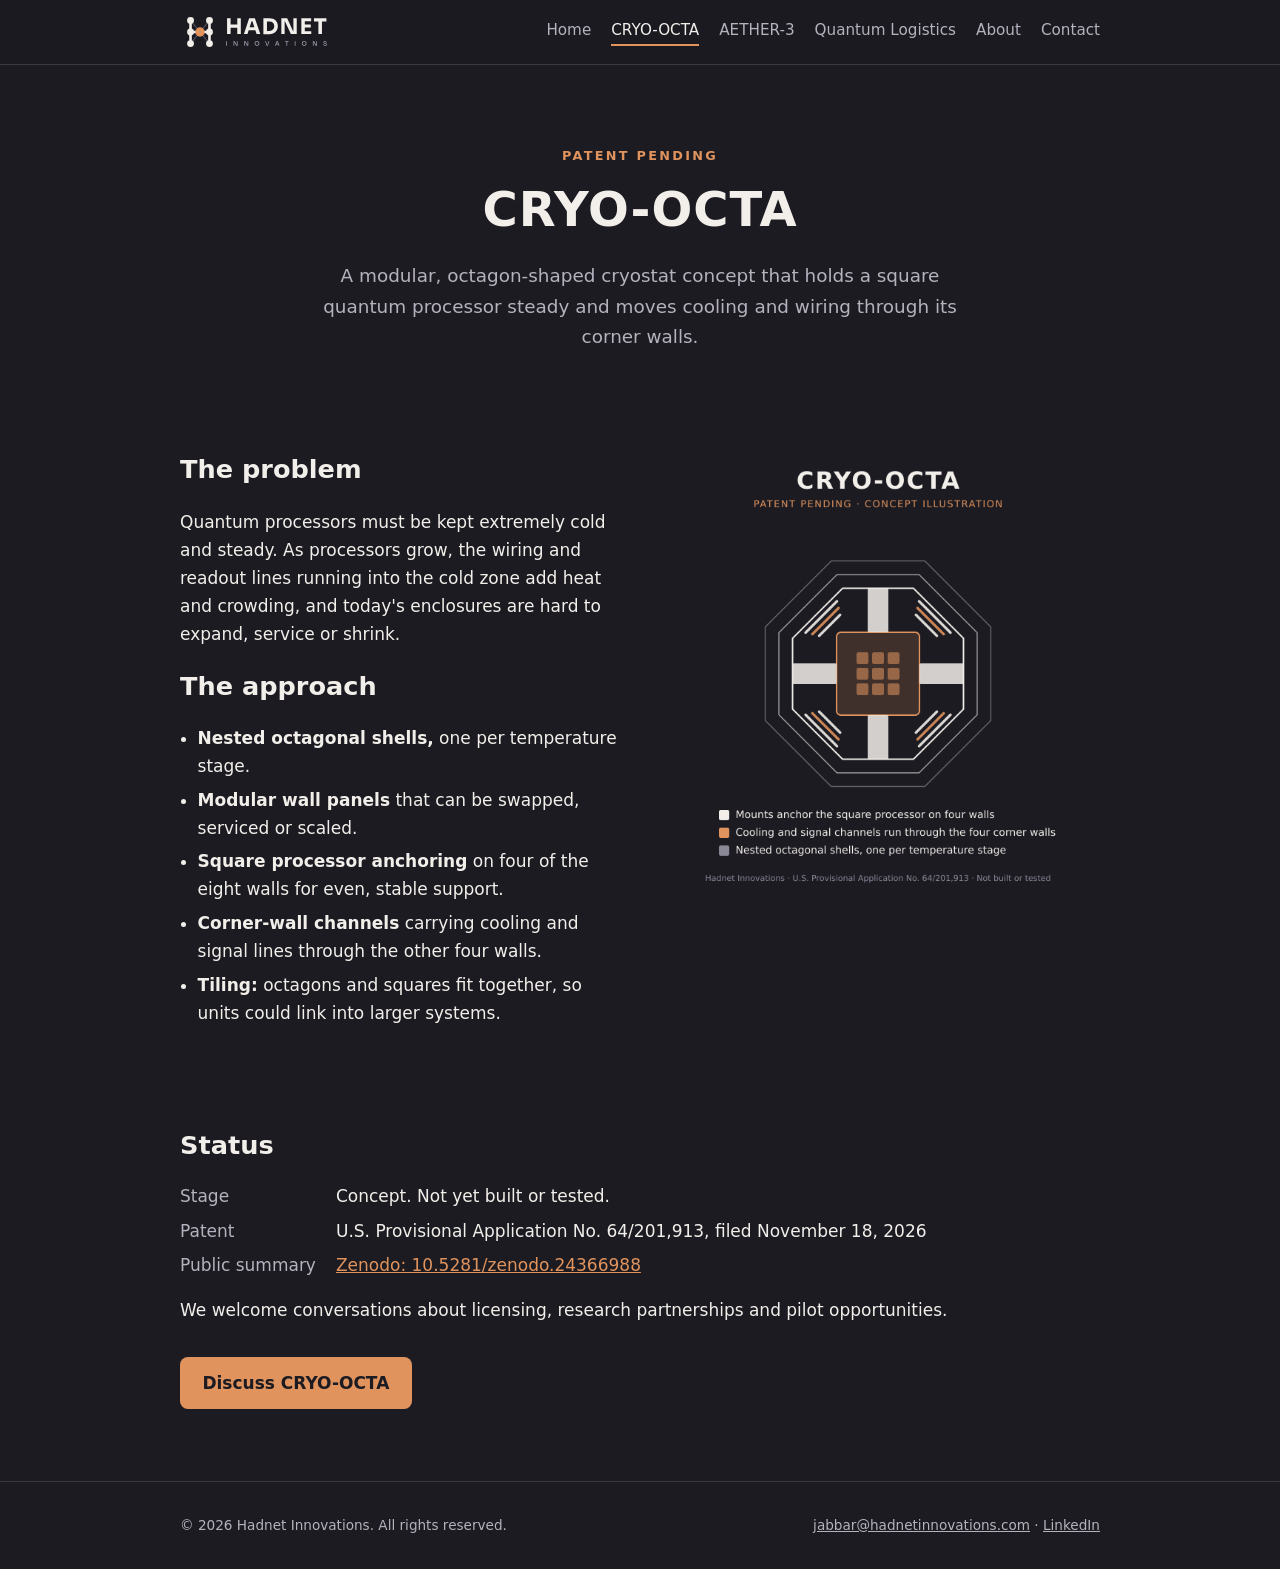
<file: cryo-octa.html>
<!doctype html>
<html lang="en">
<head>
<meta charset="utf-8">
<meta name="viewport" content="width=device-width, initial-scale=1">
<title>CRYO-OCTA | Hadnet Innovations</title>
<meta name="description" content="CRYO-OCTA is a patent-pending concept for an octagonal, modular cryogenic housing for quantum processors.">
<meta property="og:title" content="CRYO-OCTA | Hadnet Innovations">
<meta property="og:description" content="CRYO-OCTA is a patent-pending concept for an octagonal, modular cryogenic housing for quantum processors.">
<meta property="og:image" content="assets/og-image.png">
<link rel="icon" href="assets/icon.svg" type="image/svg+xml">
<link rel="icon" href="assets/favicon-32.png" sizes="32x32">
<link rel="apple-touch-icon" href="assets/apple-touch-icon.png">
<link rel="stylesheet" href="assets/styles.css">
</head>
<body>
<header class="site"><div class="wrap">
<a class="brand" href="index.html" aria-label="Hadnet Innovations home"><img src="assets/logo-dark.svg" alt="Hadnet Innovations" width="150" height="40"></a>
<nav class="main" aria-label="Main"><a href="index.html">Home</a><a href="cryo-octa.html" aria-current="page">CRYO-OCTA</a><a href="aether-3.html">AETHER-3</a><a href="quantum-logistics.html">Quantum Logistics</a><a href="about.html">About</a><a href="contact.html">Contact</a></nav>
</div></header>
<main>
<div class="wrap">
<div class="hero">
<div class="eyebrow">Patent Pending</div>
<h1>CRYO-OCTA</h1>
<p class="lede">A modular, octagon-shaped cryostat concept that holds a square quantum processor steady and moves cooling and wiring through its corner walls.</p>
</div>
<section class="split">
<div>
<h2>The problem</h2>
<p>Quantum processors must be kept extremely cold and steady. As processors grow, the wiring and readout lines running into the cold zone add heat and crowding, and today's enclosures are hard to expand, service or shrink.</p>
<h2>The approach</h2>
<ul class="clean">
<li><strong>Nested octagonal shells,</strong> one per temperature stage.</li>
<li><strong>Modular wall panels</strong> that can be swapped, serviced or scaled.</li>
<li><strong>Square processor anchoring</strong> on four of the eight walls for even, stable support.</li>
<li><strong>Corner-wall channels</strong> carrying cooling and signal lines through the other four walls.</li>
<li><strong>Tiling:</strong> octagons and squares fit together, so units could link into larger systems.</li>
</ul>
</div>
<div><img src="assets/cryo-octa-concept.png" alt="CRYO-OCTA concept illustration: a square processor anchored on four walls of nested octagonal shells, with channels in the four corner walls" width="1200" height="1200"></div>
</section>
<section>
<h2>Status</h2>
<dl class="facts">
<dt>Stage</dt><dd>Concept. Not yet built or tested.</dd>
<dt>Patent</dt><dd>U.S. Provisional Application No. 64/201,913, filed November 18, 2026</dd>
<dt>Public summary</dt><dd><a href="https://doi.org/10.5281/zenodo.24366988">Zenodo: 10.5281/zenodo.24366988</a></dd>
</dl>
<p>We welcome conversations about licensing, research partnerships and pilot opportunities.</p>
<a class="btn" href="contact.html">Discuss CRYO-OCTA</a>
</section>
</div>
</main>
<footer class="site"><div class="wrap">
<span>&copy; 2026 Hadnet Innovations. All rights reserved.</span>
<span><a href="mailto:jabbar@hadnetinnovations.com">jabbar@hadnetinnovations.com</a> &middot; <a href="https://www.linkedin.com/company/hadnet-innovations">LinkedIn</a></span>
</div></footer>
</body>
</html>
</file>
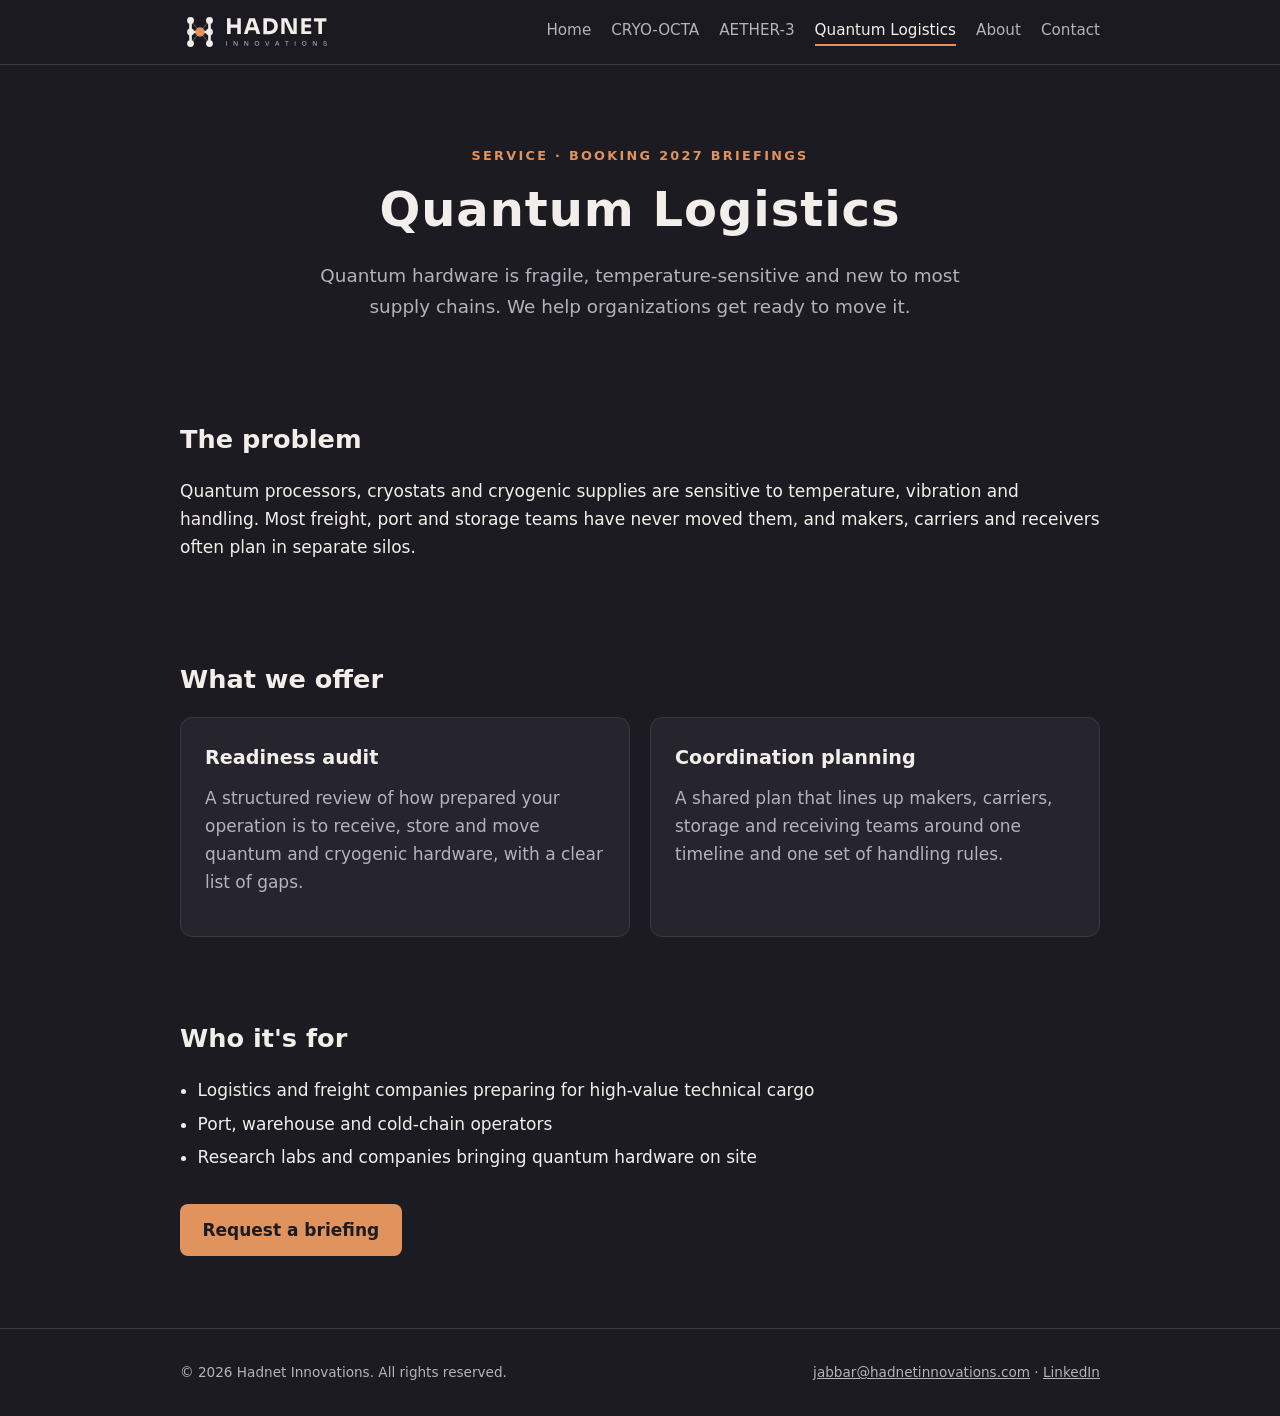
<file: quantum-logistics.html>
<!doctype html>
<html lang="en">
<head>
<meta charset="utf-8">
<meta name="viewport" content="width=device-width, initial-scale=1">
<title>Quantum Logistics | Hadnet Innovations</title>
<meta name="description" content="Hadnet Innovations offers readiness audits and coordination planning for moving sensitive quantum and cryogenic hardware.">
<meta property="og:title" content="Quantum Logistics | Hadnet Innovations">
<meta property="og:description" content="Hadnet Innovations offers readiness audits and coordination planning for moving sensitive quantum and cryogenic hardware.">
<meta property="og:image" content="assets/og-image.png">
<link rel="icon" href="assets/icon.svg" type="image/svg+xml">
<link rel="icon" href="assets/favicon-32.png" sizes="32x32">
<link rel="apple-touch-icon" href="assets/apple-touch-icon.png">
<link rel="stylesheet" href="assets/styles.css">
</head>
<body>
<header class="site"><div class="wrap">
<a class="brand" href="index.html" aria-label="Hadnet Innovations home"><img src="assets/logo-dark.svg" alt="Hadnet Innovations" width="150" height="40"></a>
<nav class="main" aria-label="Main"><a href="index.html">Home</a><a href="cryo-octa.html">CRYO-OCTA</a><a href="aether-3.html">AETHER-3</a><a href="quantum-logistics.html" aria-current="page">Quantum Logistics</a><a href="about.html">About</a><a href="contact.html">Contact</a></nav>
</div></header>
<main>
<div class="wrap">
<div class="hero">
<div class="eyebrow">Service &middot; Booking 2027 briefings</div>
<h1>Quantum Logistics</h1>
<p class="lede">Quantum hardware is fragile, temperature-sensitive and new to most supply chains. We help organizations get ready to move it.</p>
</div>
<section>
<h2>The problem</h2>
<p>Quantum processors, cryostats and cryogenic supplies are sensitive to temperature, vibration and handling. Most freight, port and storage teams have never moved them, and makers, carriers and receivers often plan in separate silos.</p>
</section>
<section>
<h2>What we offer</h2>
<div class="grid">
<div class="card"><h3>Readiness audit</h3><p>A structured review of how prepared your operation is to receive, store and move quantum and cryogenic hardware, with a clear list of gaps.</p></div>
<div class="card"><h3>Coordination planning</h3><p>A shared plan that lines up makers, carriers, storage and receiving teams around one timeline and one set of handling rules.</p></div>
</div>
</section>
<section>
<h2>Who it's for</h2>
<ul class="clean">
<li>Logistics and freight companies preparing for high-value technical cargo</li>
<li>Port, warehouse and cold-chain operators</li>
<li>Research labs and companies bringing quantum hardware on site</li>
</ul>
<a class="btn" href="contact.html">Request a briefing</a>
</section>
</div>
</main>
<footer class="site"><div class="wrap">
<span>&copy; 2026 Hadnet Innovations. All rights reserved.</span>
<span><a href="mailto:jabbar@hadnetinnovations.com">jabbar@hadnetinnovations.com</a> &middot; <a href="https://www.linkedin.com/company/hadnet-innovations">LinkedIn</a></span>
</div></footer>
</body>
</html>
</file>
<file: assets/styles.css>
:root{--bg:#1C1B22;--panel:#26252E;--line:#3A3844;--ink:#F2EFEA;--muted:#B5B1BD;--copper:#E0935D}
*{box-sizing:border-box}
html{scroll-behavior:smooth}
body{margin:0;font-family:system-ui,-apple-system,"Segoe UI",Roboto,sans-serif;background:var(--bg);color:var(--ink);line-height:1.65;font-size:17px}
a{color:var(--copper)}
a:hover{color:#F0B488}
img{max-width:100%;height:auto;display:block}
.wrap{max-width:960px;margin:0 auto;padding:0 1.25rem}
header.site{border-bottom:1px solid var(--line);position:sticky;top:0;background:rgba(28,27,34,.96);backdrop-filter:blur(6px);z-index:10}
header.site .wrap{display:flex;align-items:center;justify-content:space-between;gap:1rem;padding-top:.75rem;padding-bottom:.75rem;flex-wrap:wrap}
header.site .brand img{height:40px;width:auto}
nav.main{display:flex;gap:1.25rem;flex-wrap:wrap}
nav.main a{color:var(--muted);text-decoration:none;font-size:.95rem}
nav.main a:hover,nav.main a[aria-current=page]{color:var(--ink)}
nav.main a[aria-current=page]{border-bottom:2px solid var(--copper)}
.hero{padding:5rem 0 3.5rem;text-align:center}
.hero h1{font-size:clamp(2rem,5vw,3rem);margin:.25rem 0 .75rem;letter-spacing:.02em}
.eyebrow{color:var(--copper);text-transform:uppercase;letter-spacing:.18em;font-size:.8rem;font-weight:600}
.lede{color:var(--muted);font-size:1.15rem;max-width:640px;margin:0 auto}
section{padding:2.5rem 0}
h2{font-size:1.6rem;margin:0 0 1rem}
h3{margin:0 0 .4rem;font-size:1.2rem}
.grid{display:grid;grid-template-columns:repeat(auto-fit,minmax(260px,1fr));gap:1.25rem}
.card{background:var(--panel);border:1px solid var(--line);border-radius:12px;padding:1.5rem;display:flex;flex-direction:column}
.card p{color:var(--muted);margin:.25rem 0 1rem;flex:1}
.card a.more{text-decoration:none;font-weight:600}
.badge{display:inline-block;background:var(--copper);color:var(--bg);font-weight:700;border-radius:6px;padding:.1rem .55rem;font-size:.75rem;letter-spacing:.04em;margin-bottom:.6rem;align-self:flex-start}
.badge.alt{background:transparent;color:var(--copper);border:1px solid var(--copper)}
.btn{display:inline-block;background:var(--copper);color:var(--bg);font-weight:700;padding:.75rem 1.4rem;border-radius:8px;text-decoration:none;margin-top:1rem}
.btn:hover{background:#F0B488;color:var(--bg)}
.note{border-left:3px solid var(--copper);padding:.5rem 1rem;color:var(--muted);background:var(--panel);border-radius:0 8px 8px 0}
.split{display:grid;grid-template-columns:1fr 1fr;gap:2rem;align-items:start}
@media (max-width:760px){.split{grid-template-columns:1fr}.hero{padding:3.5rem 0 2.5rem}}
ul.clean{padding-left:1.1rem}
ul.clean li{margin:.35rem 0}
dl.facts{display:grid;grid-template-columns:max-content 1fr;gap:.4rem 1.25rem;margin:0}
dl.facts dt{color:var(--muted)}
dl.facts dd{margin:0}
footer.site{border-top:1px solid var(--line);color:var(--muted);font-size:.85rem;padding:2rem 0;margin-top:2rem}
footer.site .wrap{display:flex;justify-content:space-between;flex-wrap:wrap;gap:1rem}
footer.site a{color:var(--muted)}
</file>
